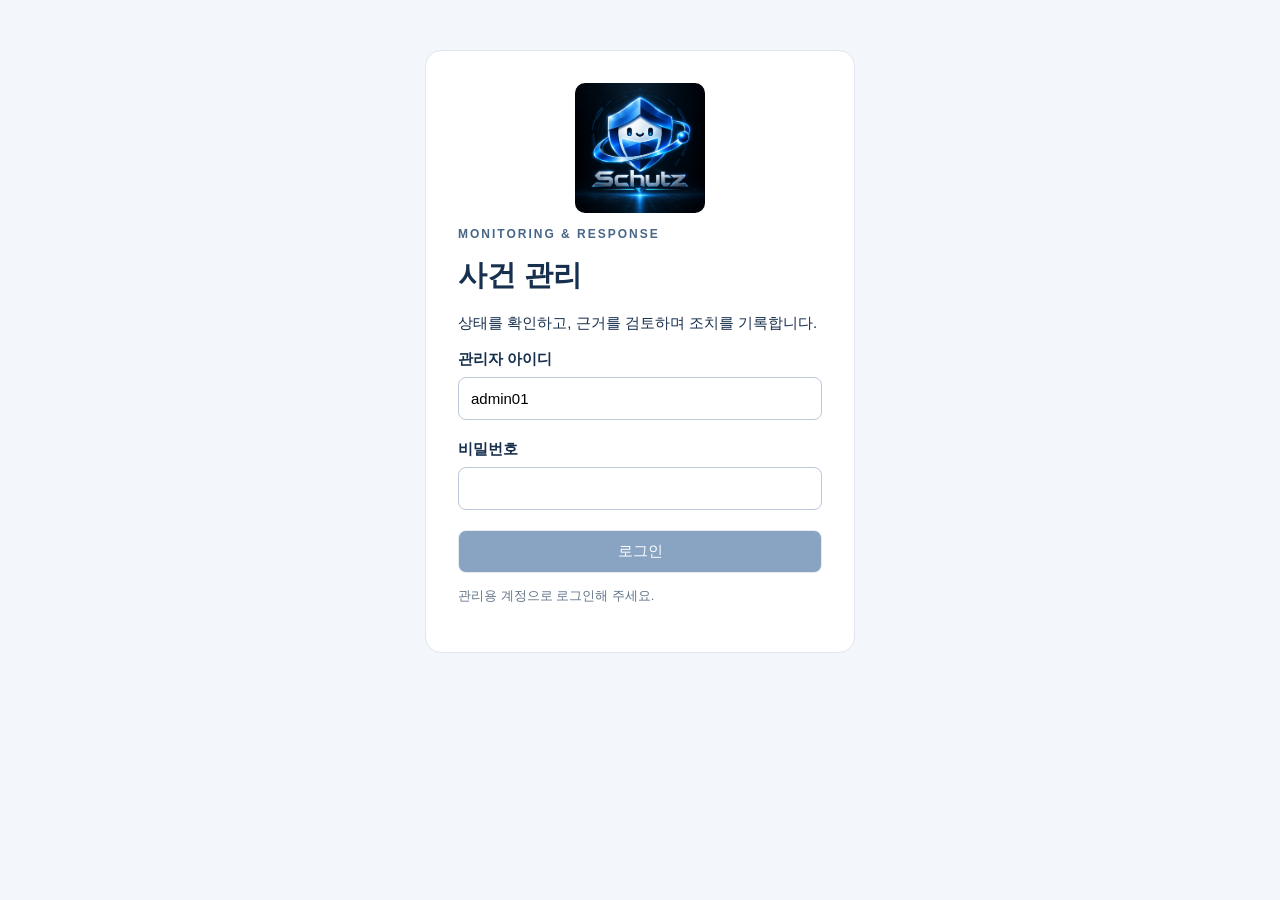
<file: manage.html>
<!doctype html><html lang="ko"><head><meta charset="utf-8"><meta name="viewport" content="width=device-width,initial-scale=1"><title>Schutz · 사건 관리</title><link rel="stylesheet" href="/static/manage.css?v=1.1"><script src="/static/manage-drafts.js?v=20261020.1" defer></script><script src="/static/manage.js?v=20261020.1" defer></script></head><body>
<section id="login" class="login"><img src="/static/schutz-logo.png" alt="Schutz"><p class="eyebrow">MONITORING & RESPONSE</p><h1>사건 관리</h1><p>상태를 확인하고, 근거를 검토하며 조치를 기록합니다.</p><form id="login-form"><label for="username">관리자 아이디</label><input id="username" autocomplete="username" value="admin01" maxlength="50" required><label for="password">비밀번호</label><input id="password" type="password" autocomplete="current-password" maxlength="128" required><button id="login-button" disabled>로그인</button></form><p class="muted">관리용 계정으로 로그인해 주세요.</p></section>
<section id="workspace" hidden><aside><img src="/static/schutz-logo.png" alt="Schutz"><h2>사건 관리</h2><p id="user"></p><nav><button id="dashboard-nav">대시보드</button><button id="history-nav">처리 이력</button><button id="logout">로그아웃</button></nav><p class="muted">실습 환경<br>실제 조치는 담당자가 수행합니다.</p></aside><main><header><div><p class="eyebrow">SCHUTZ OPERATIONS</p><h1 id="title">대시보드</h1></div><button id="refresh">새로고침</button></header><p id="as-of" class="muted"></p><section id="overview"><div id="targets" class="cards"></div><p id="counts"></p></section><section id="list"></section><div id="pagination"><button id="prev">이전</button><span id="page"></span><button id="next">다음</button></div><section id="observability" hidden aria-label="서비스 지표와 최근 로그"><header class="section-header"><div><h2>서비스 지표</h2><p id="metrics-time" class="muted"></p></div><a href="http://localhost:3000" target="_blank" rel="noopener noreferrer">Grafana 열기 ↗</a></header><p class="muted">초당 요청량과 5xx 오류 · 앱·DB 응답 시간 p95 · 최근 15분</p><div id="metrics" class="metric-grid"></div><h2>EC2 서버 자원</h2><p class="muted">Node Exporter로 수집한 호스트별 CPU·메모리·루트 디스크 사용률</p><div id="resources"></div><h2>최근 로그</h2><p class="muted">최근 5분, 서비스별 최대 20건 · 조회에 필요한 항목만 표시합니다.</p><div class="log-grid"><article><h3>Nginx 접속 로그</h3><div id="nginx-log"></div></article><article><h3>앱 이벤트 로그</h3><div id="app-log"></div></article></div></section><section id="detail" hidden></section></main></section>
<p id="feedback" role="status" aria-live="polite"></p></body></html>
</file>
<file: static/manage.css>
:root{font-family:Arial,"Apple SD Gothic Neo","Malgun Gothic",sans-serif;color:#17304d;background:#f3f6fa;font-size:15px}*{box-sizing:border-box}[hidden]{display:none!important}body{margin:0}button,input,textarea{font:inherit}button{cursor:pointer;border:1px solid #ccd7e4;border-radius:8px;background:white;color:#17304d;padding:11px 17px}button:hover{background:#e9f0fa}button:disabled{opacity:.5;cursor:default}input,textarea{display:block;width:100%;border:1px solid #bbc9da;border-radius:8px;padding:12px;margin:8px 0 20px}textarea{min-height:100px;resize:vertical}label{font-weight:600}h1{font-size:29px;margin:6px 0 14px}h2{font-size:21px}h3{font-size:17px}p{line-height:1.6}.eyebrow{font-size:12px;font-weight:700;letter-spacing:2px;color:#476687}.muted{color:#64758a;font-size:13px}.login{max-width:430px;margin:50px auto;padding:32px;background:white;border-radius:16px;border:1px solid #dfe6ef}.login>img{width:130px;display:block;margin:auto;border-radius:10px}.login button{width:100%;background:#164b86;color:white}#workspace{display:grid;grid-template-columns:220px 1fr;min-height:100vh}aside{padding:28px 20px;background:#092747;color:white}aside img{width:160px;border-radius:10px}aside button{display:block;width:100%;text-align:left;margin:9px 0}aside .muted{color:#b3c5d9}main{padding:32px;min-width:0}header{display:flex;justify-content:space-between;align-items:center}.cards{display:grid;grid-template-columns:repeat(4,minmax(0,1fr));gap:14px}.card,article,#list,#detail{padding:20px;border:1px solid #dce5ef;border-radius:12px;background:white}.card b{font-size:20px;display:block;margin:10px 0}.normal{color:#167751}.abnormal{color:#c53d42}.unknown{color:#95721a}.incident{display:grid;grid-template-columns:1fr auto;gap:12px;padding:17px 0;border-bottom:1px solid #e6ebf2}.incident p{margin:3px 0}.pill{font-size:12px;padding:3px 8px;background:#eaf0f7;border-radius:20px;display:inline-block}.jobs{display:grid;grid-template-columns:repeat(3,1fr);gap:14px}pre{white-space:pre-wrap;overflow-wrap:anywhere;background:#f5f7fa;padding:14px;font-size:12px}details{margin:12px 0}summary{cursor:pointer;font-weight:600}#pagination{display:flex;gap:15px;align-items:center;margin:18px 0}#feedback{position:sticky;bottom:0;background:#e5eef9;color:#193d67;margin:0;padding:15px 24px;white-space:pre-line}#feedback:empty{display:none}.error{background:#fbe8e7!important;color:#9d2b2b!important}.actions{display:flex;gap:10px;flex-wrap:wrap}#detail h2{margin-top:28px}.action-row{border-left:3px solid #2d6095;padding-left:14px}#detail input[type=checkbox]{display:inline;width:auto;margin:0 10px 15px 0}@media(max-width:900px){.cards,.jobs{grid-template-columns:repeat(2,1fr)}}@media(max-width:600px){#workspace{grid-template-columns:1fr}aside{padding:12px 20px;display:flex;align-items:center;flex-wrap:wrap;gap:10px}aside img{width:55px}aside h2{font-size:17px}aside nav{display:flex;width:100%;gap:8px}aside button{font-size:13px;padding:8px}aside>.muted{display:none}main{padding:20px 14px}.cards,.jobs{grid-template-columns:1fr}.login{margin:25px 14px}header h1{font-size:24px}}
#observability{margin-top:30px}#observability h2{margin:28px 0 10px}.section-header h2{margin:0!important}.section-header a{color:#245990;font-size:13px}.metric-grid{display:grid;grid-template-columns:repeat(4,minmax(0,1fr));gap:14px}.metric-card{min-width:0}.metric-card h3{margin:0 0 14px;color:#64758a}.metric-value{font-size:23px;display:block;margin-bottom:12px}.metric-card svg{width:100%;height:auto;display:block}.chart-times{display:flex;justify-content:space-between;font-size:11px;color:#64758a}.resource-card{margin:12px 0}.resource-card h3{overflow-wrap:anywhere}.resource-values{display:grid;grid-template-columns:repeat(3,minmax(0,1fr));gap:18px}.resource-values span,.resource-values b{display:block}.resource-values b{font-size:22px;margin-top:8px}.empty-resource{padding:22px;background:#eaf0f7;border-radius:10px;color:#536781}.log-grid{display:grid;grid-template-columns:repeat(2,minmax(0,1fr));gap:14px}.log-grid article{min-width:0}.log-scroll{overflow-x:auto;max-height:440px;overflow-y:auto}.log-scroll table{border-collapse:collapse;width:100%;font-size:12px;min-width:390px}.log-scroll th,.log-scroll td{text-align:left;padding:10px 8px;border-bottom:1px solid #e6ebf2;vertical-align:top;white-space:pre-line;overflow-wrap:anywhere}.log-scroll th{background:#f3f6fa;position:sticky;top:0}.log-scroll details{margin:0}.log-scroll pre{max-width:280px}#observability .metric-card p{min-height:72px}@media(max-width:1200px){.metric-grid{grid-template-columns:repeat(2,minmax(0,1fr))}.log-grid{grid-template-columns:1fr}}@media(max-width:600px){.metric-grid{grid-template-columns:1fr}.resource-values{gap:10px}.resource-values b{font-size:17px}.section-header{align-items:flex-start;gap:10px}}

.route-metric{border-top:1px solid #e6ebf2;padding:8px 0}.route-metric span{font-size:12px;overflow-wrap:anywhere}.route-metric svg{max-height:70px}#alert-target-status{display:grid;grid-template-columns:repeat(2,minmax(0,1fr));gap:8px}#alert-target-status p{margin:0;padding:8px;background:#f3f6fa;border-radius:6px}@media(max-width:600px){#alert-target-status{grid-template-columns:1fr}}


.window-control{display:flex;align-items:center;gap:10px;flex-wrap:wrap}.window-control label{margin:0;font-size:13px}.window-control select{padding:8px;border:1px solid #b7c9dc;border-radius:6px;background:white;color:#193d67}.metric-summary{display:block;color:#64758a;font-size:12px;margin:8px 0}.resource-values svg{width:100%;height:auto}.resource-values>div{min-width:0}@media(max-width:600px){.section-header{flex-wrap:wrap}.resource-values{grid-template-columns:1fr}}
</file>
